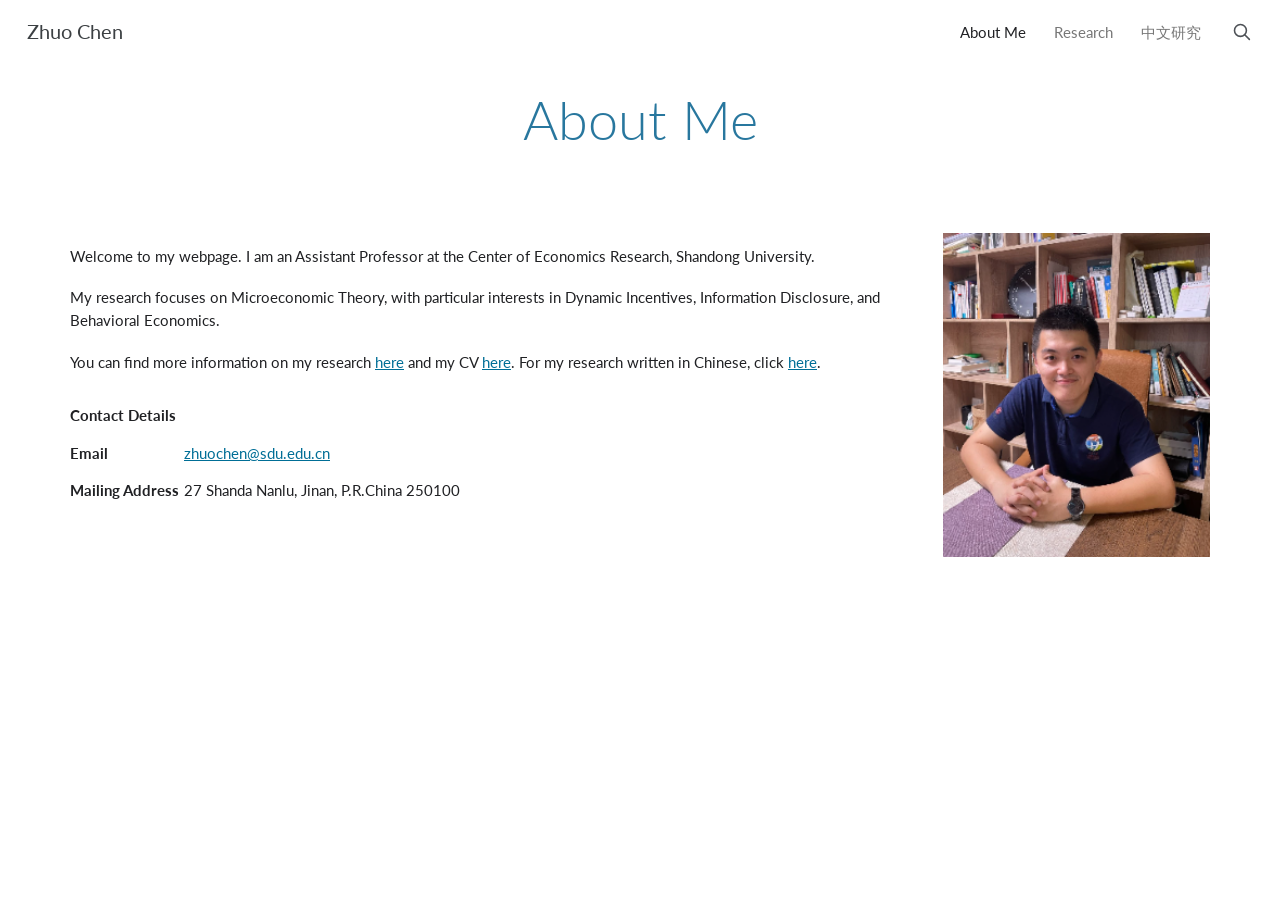
<file: index.html>
<!doctype html>
<html lang="en">
  <head>
    <meta charset="utf-8" />
    <meta name="viewport" content="width=device-width, initial-scale=1" />
    <meta
      name="description"
      content="Academic homepage for a researcher in microeconomic theory."
    />
    <title>Zhuo Chen</title>
    <link rel="preconnect" href="https://fonts.googleapis.com" />
    <link rel="preconnect" href="https://fonts.gstatic.com" crossorigin />
    <link
      href="https://fonts.googleapis.com/css2?family=Lato:wght@300;400;700&display=swap"
      rel="stylesheet"
    />
    <link rel="stylesheet" href="styles.css?v=20260901-3" />
  </head>
  <body>
    <header class="site-header">
      <a class="site-name" href="index.html">Zhuo Chen</a>

      <button
        class="menu-toggle"
        type="button"
        aria-label="Open navigation"
        aria-controls="site-navigation"
        aria-expanded="false"
      >
        <span></span>
        <span></span>
        <span></span>
      </button>

      <nav class="site-nav" id="site-navigation" aria-label="Primary navigation">
        <a class="active" href="index.html" aria-current="page">About Me</a>
        <a href="research.html">Research</a>
        <a href="research-cn.html" lang="zh-CN">中文研究</a>
        <button class="search-toggle" type="button" aria-label="Search this site">
          <svg viewBox="0 0 24 24" aria-hidden="true">
            <circle cx="10.8" cy="10.8" r="6.8"></circle>
            <path d="m16 16 5 5"></path>
          </svg>
        </button>
      </nav>

      <button
        class="search-toggle mobile-search-toggle"
        type="button"
        aria-label="Search this site"
      >
        <svg viewBox="0 0 24 24" aria-hidden="true">
          <circle cx="10.8" cy="10.8" r="6.8"></circle>
          <path d="m16 16 5 5"></path>
        </svg>
      </button>
    </header>

    <main>
      <h1 class="page-title">About Me</h1>

      <section class="home-layout" aria-label="About me">
        <div class="home-copy">
          <p>
            Welcome to my webpage. I am an Assistant Professor at the Center of
            Economics Research, Shandong University.
          </p>

          <p>
            My research focuses on Microeconomic Theory, with particular interests
            in Dynamic Incentives, Information Disclosure, and Behavioral Economics.
          </p>

          <p>
            You can find more information on my research
            <a href="research.html">here</a> and my CV
            <a href="assets/Zhuo_Chen_CV_selected.pdf" target="_blank" rel="noopener">here</a>.
            For my research written in Chinese, click
            <a href="research-cn.html">here</a>.
          </p>

          <section class="contact-block" aria-labelledby="contact-heading">
            <h2 id="contact-heading">Contact Details</h2>
            <dl>
              <div>
                <dt>Email</dt>
                <dd><a href="mailto:zhuochen@sdu.edu.cn">zhuochen@sdu.edu.cn</a></dd>
              </div>
              <div>
                <dt>Mailing Address</dt>
                <dd>27 Shanda Nanlu, Jinan, P.R.China 250100</dd>
              </div>
            </dl>
          </section>
        </div>

        <figure class="portrait-wrap">
          <img
            class="portrait"
            src="assets/profile.png"
            alt="Portrait of Zhuo Chen"
            width="280"
            height="329"
          />
        </figure>
      </section>
    </main>

    <dialog class="search-dialog" aria-labelledby="search-title">
      <form method="dialog" class="search-panel">
        <div class="search-heading">
          <h2 id="search-title">Search this site</h2>
          <button class="search-close" value="close" aria-label="Close search">×</button>
        </div>
        <label for="site-search">Search term</label>
        <input id="site-search" type="search" autocomplete="off" />
        <div class="search-results" aria-live="polite"></div>
      </form>
    </dialog>

    <script src="script.js"></script>
  </body>
</html>
</file>
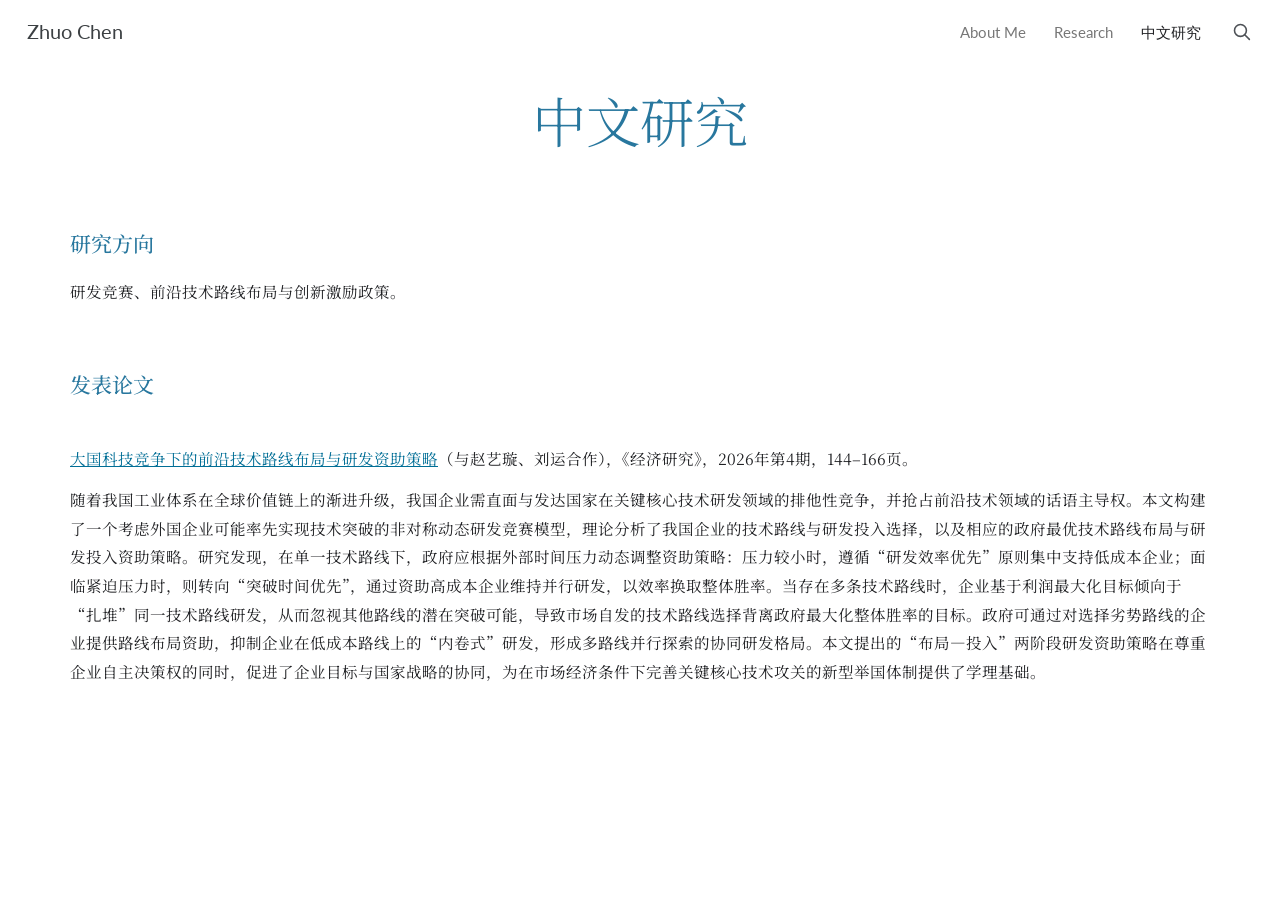
<file: research-cn.html>
<!doctype html>
<html lang="zh-CN">
  <head>
    <meta charset="utf-8" />
    <meta name="viewport" content="width=device-width, initial-scale=1" />
    <meta name="description" content="陈茁关于研发竞赛的中文研究。" />
    <title>中文研究 | Zhuo Chen</title>
    <link rel="preconnect" href="https://fonts.googleapis.com" />
    <link rel="preconnect" href="https://fonts.gstatic.com" crossorigin />
    <link
      href="https://fonts.googleapis.com/css2?family=Lato:wght@300;400;700&family=Noto+Serif+SC:wght@400;500;600&display=swap"
      rel="stylesheet"
    />
    <link rel="stylesheet" href="styles.css?v=20260901-3" />
  </head>
  <body class="chinese-page">
    <header class="site-header">
      <a class="site-name" href="index.html">Zhuo Chen</a>

      <button
        class="menu-toggle"
        type="button"
        aria-label="打开导航"
        aria-controls="site-navigation"
        aria-expanded="false"
      >
        <span></span>
        <span></span>
        <span></span>
      </button>

      <nav class="site-nav" id="site-navigation" aria-label="主要导航">
        <a href="index.html">About Me</a>
        <a href="research.html">Research</a>
        <a class="active" href="research-cn.html" aria-current="page">中文研究</a>
        <button class="search-toggle" type="button" aria-label="搜索本站">
          <svg viewBox="0 0 24 24" aria-hidden="true">
            <circle cx="10.8" cy="10.8" r="6.8"></circle>
            <path d="m16 16 5 5"></path>
          </svg>
        </button>
      </nav>

      <button
        class="search-toggle mobile-search-toggle"
        type="button"
        aria-label="搜索本站"
      >
        <svg viewBox="0 0 24 24" aria-hidden="true">
          <circle cx="10.8" cy="10.8" r="6.8"></circle>
          <path d="m16 16 5 5"></path>
        </svg>
      </button>
    </header>

    <main>
      <h1 class="page-title">中文研究</h1>

      <div class="research-page" id="chinese-research-list">
        <section class="research-section">
          <h2>研究方向</h2>
          <p>研发竞赛、前沿技术路线布局与创新激励政策。</p>
        </section>

        <section class="research-section paper-section">
          <h2>发表论文</h2>

          <article class="paper-entry">
            <p class="paper-citation">
              <a
                href="assets/rd-competition-cn.pdf"
                target="_blank"
                rel="noopener"
                >大国科技竞争下的前沿技术路线布局与研发资助策略</a
              >（与赵艺璇、刘运合作），《经济研究》，2026年第4期，144–166页。
            </p>
            <p>
              随着我国工业体系在全球价值链上的渐进升级，我国企业需直面与发达国家在关键核心技术研发领域的排他性竞争，并抢占前沿技术领域的话语主导权。本文构建了一个考虑外国企业可能率先实现技术突破的非对称动态研发竞赛模型，理论分析了我国企业的技术路线与研发投入选择，以及相应的政府最优技术路线布局与研发投入资助策略。研究发现，在单一技术路线下，政府应根据外部时间压力动态调整资助策略：压力较小时，遵循“研发效率优先”原则集中支持低成本企业；面临紧迫压力时，则转向“突破时间优先”，通过资助高成本企业维持并行研发，以效率换取整体胜率。当存在多条技术路线时，企业基于利润最大化目标倾向于“扎堆”同一技术路线研发，从而忽视其他路线的潜在突破可能，导致市场自发的技术路线选择背离政府最大化整体胜率的目标。政府可通过对选择劣势路线的企业提供路线布局资助，抑制企业在低成本路线上的“内卷式”研发，形成多路线并行探索的协同研发格局。本文提出的“布局—投入”两阶段研发资助策略在尊重企业自主决策权的同时，促进了企业目标与国家战略的协同，为在市场经济条件下完善关键核心技术攻关的新型举国体制提供了学理基础。
            </p>
          </article>
        </section>

      </div>
    </main>

    <dialog class="search-dialog" aria-labelledby="search-title">
      <form method="dialog" class="search-panel">
        <div class="search-heading">
          <h2 id="search-title">搜索本站</h2>
          <button class="search-close" value="close" aria-label="关闭搜索">×</button>
        </div>
        <label for="site-search">搜索词</label>
        <input id="site-search" type="search" autocomplete="off" />
        <div class="search-results" aria-live="polite"></div>
      </form>
    </dialog>

    <script src="script.js"></script>
  </body>
</html>
</file>
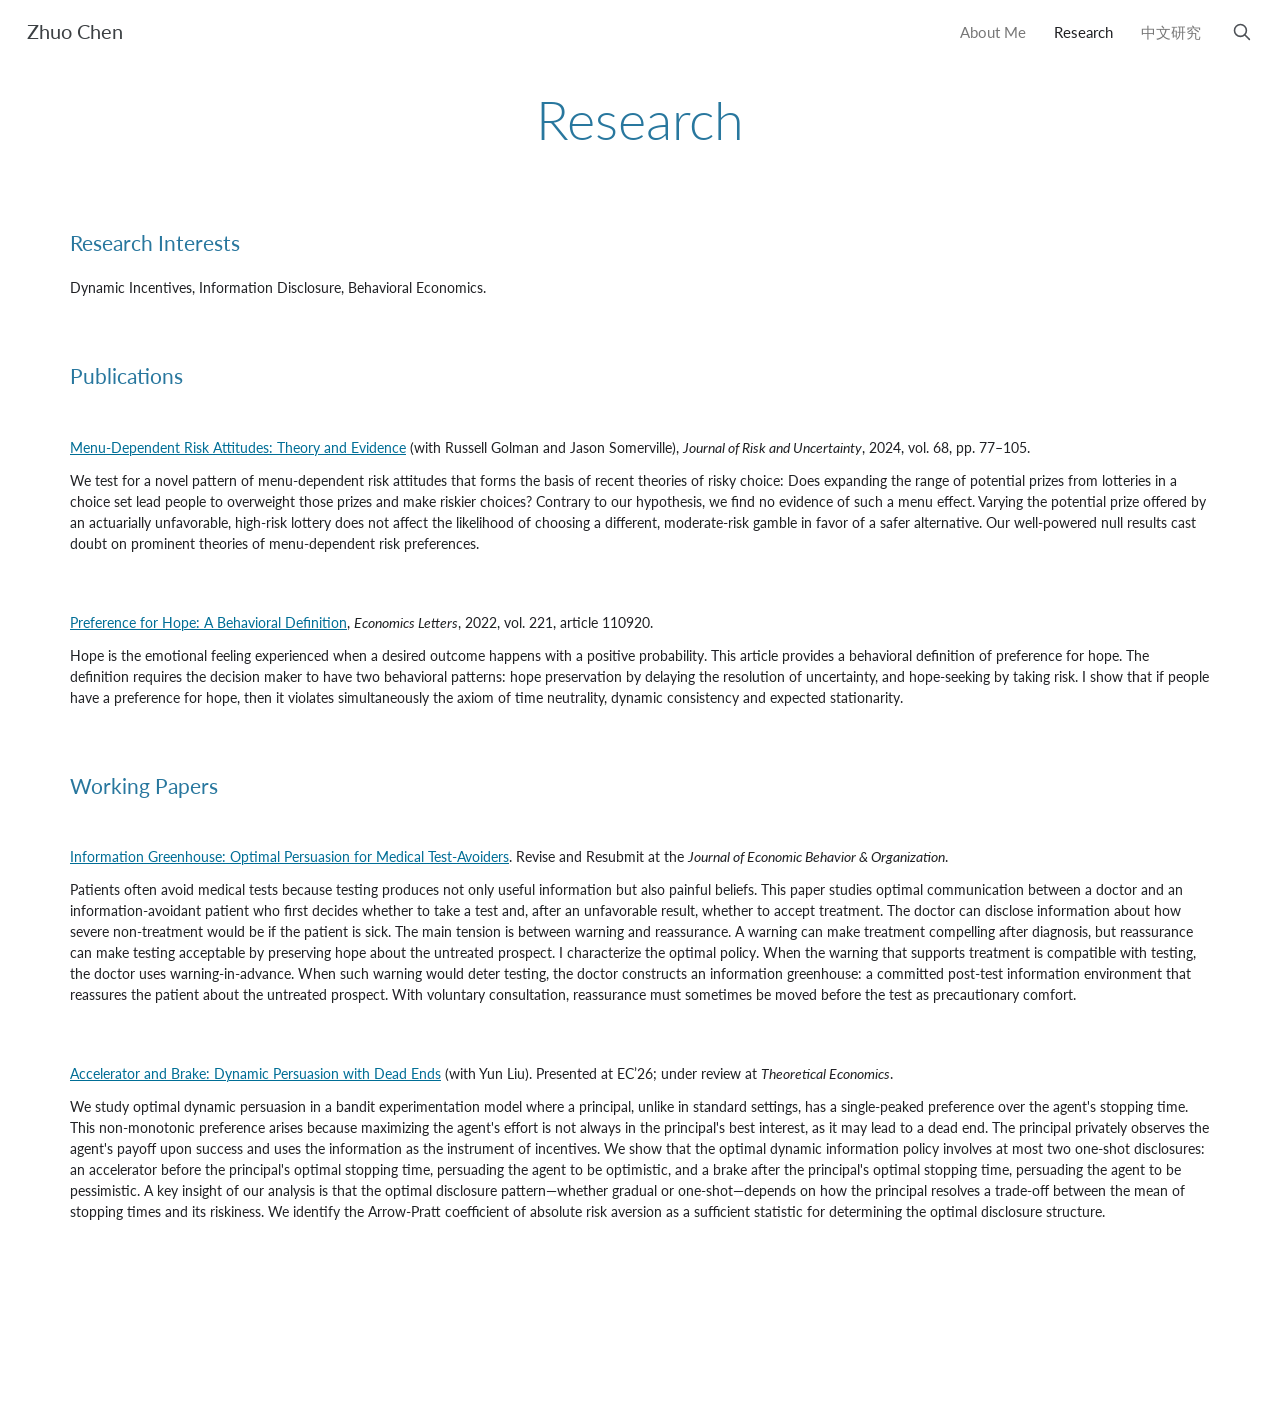
<file: research.html>
<!doctype html>
<html lang="en">
  <head>
    <meta charset="utf-8" />
    <meta name="viewport" content="width=device-width, initial-scale=1" />
    <meta
      name="description"
      content="Research interests, publications, and working papers."
    />
    <title>Research | Zhuo Chen</title>
    <link rel="preconnect" href="https://fonts.googleapis.com" />
    <link rel="preconnect" href="https://fonts.gstatic.com" crossorigin />
    <link
      href="https://fonts.googleapis.com/css2?family=Lato:wght@300;400;700&display=swap"
      rel="stylesheet"
    />
    <link rel="stylesheet" href="styles.css?v=20260901-3" />
  </head>
  <body>
    <header class="site-header">
      <a class="site-name" href="index.html">Zhuo Chen</a>

      <button
        class="menu-toggle"
        type="button"
        aria-label="Open navigation"
        aria-controls="site-navigation"
        aria-expanded="false"
      >
        <span></span>
        <span></span>
        <span></span>
      </button>

      <nav class="site-nav" id="site-navigation" aria-label="Primary navigation">
        <a href="index.html">About Me</a>
        <a class="active" href="research.html" aria-current="page">Research</a>
        <a href="research-cn.html" lang="zh-CN">中文研究</a>
        <button class="search-toggle" type="button" aria-label="Search this site">
          <svg viewBox="0 0 24 24" aria-hidden="true">
            <circle cx="10.8" cy="10.8" r="6.8"></circle>
            <path d="m16 16 5 5"></path>
          </svg>
        </button>
      </nav>

      <button
        class="search-toggle mobile-search-toggle"
        type="button"
        aria-label="Search this site"
      >
        <svg viewBox="0 0 24 24" aria-hidden="true">
          <circle cx="10.8" cy="10.8" r="6.8"></circle>
          <path d="m16 16 5 5"></path>
        </svg>
      </button>
    </header>

    <main>
      <h1 class="page-title">Research</h1>

      <div class="research-page" id="research-list">
        <section class="research-section">
          <h2>Research Interests</h2>
          <p>Dynamic Incentives, Information Disclosure, Behavioral Economics.</p>
        </section>

        <section class="research-section paper-section">
          <h2>Publications</h2>

          <article class="paper-entry">
            <p class="paper-citation">
              <a
                href="https://doi.org/10.1007/s11166-023-09423-1"
                target="_blank"
                rel="noopener"
                >Menu-Dependent Risk Attitudes: Theory and Evidence</a
              >
              (with Russell Golman and Jason Somerville),
              <em>Journal of Risk and Uncertainty</em>, 2024, vol. 68, pp. 77–105.
            </p>
            <p>
              We test for a novel pattern of menu-dependent risk attitudes that
              forms the basis of recent theories of risky choice: Does expanding
              the range of potential prizes from lotteries in a choice set lead
              people to overweight those prizes and make riskier choices? Contrary
              to our hypothesis, we find no evidence of such a menu effect. Varying
              the potential prize offered by an actuarially unfavorable, high-risk
              lottery does not affect the likelihood of choosing a different,
              moderate-risk gamble in favor of a safer alternative. Our well-powered
              null results cast doubt on prominent theories of menu-dependent risk
              preferences.
            </p>
          </article>

          <article class="paper-entry">
            <p class="paper-citation">
              <a
                href="https://doi.org/10.1016/j.econlet.2022.110920"
                target="_blank"
                rel="noopener"
                >Preference for Hope: A Behavioral Definition</a
              >,
              <em>Economics Letters</em>, 2022, vol. 221, article 110920.
            </p>
            <p>
              Hope is the emotional feeling experienced when a desired outcome
              happens with a positive probability. This article provides a
              behavioral definition of preference for hope. The definition requires
              the decision maker to have two behavioral patterns: hope preservation
              by delaying the resolution of uncertainty, and hope-seeking by taking
              risk. I show that if people have a preference for hope, then it
              violates simultaneously the axiom of time neutrality, dynamic
              consistency and expected stationarity.
            </p>
          </article>
        </section>

        <section class="research-section paper-section">
          <h2>Working Papers</h2>

          <article class="paper-entry">
            <p class="paper-citation">
              <a
                href="https://arxiv.org/abs/2407.02948v3"
                target="_blank"
                rel="noopener"
                >Information Greenhouse: Optimal Persuasion for Medical
                Test-Avoiders</a
              >. Revise and Resubmit at the
              <em>Journal of Economic Behavior &amp; Organization</em>.
            </p>
            <p>
              Patients often avoid medical tests because testing produces not only
              useful information but also painful beliefs. This paper studies optimal
              communication between a doctor and an information-avoidant patient who
              first decides whether to take a test and, after an unfavorable result,
              whether to accept treatment. The doctor can disclose information about
              how severe non-treatment would be if the patient is sick. The main
              tension is between warning and reassurance. A warning can make treatment
              compelling after diagnosis, but reassurance can make testing acceptable
              by preserving hope about the untreated prospect. I characterize the
              optimal policy. When the warning that supports treatment is compatible
              with testing, the doctor uses warning-in-advance. When such warning would
              deter testing, the doctor constructs an information greenhouse: a
              committed post-test information environment that reassures the patient
              about the untreated prospect. With voluntary consultation, reassurance
              must sometimes be moved before the test as precautionary comfort.
            </p>
          </article>

          <article class="paper-entry">
            <p class="paper-citation">
              <a
                href="https://arxiv.org/abs/2601.13686v2"
                target="_blank"
                rel="noopener"
                >Accelerator and Brake: Dynamic Persuasion with Dead Ends</a
              >
              (with Yun Liu). Presented at EC’26; under review at <em>Theoretical Economics</em>.
            </p>
            <p>
              We study optimal dynamic persuasion in a bandit experimentation model
              where a principal, unlike in standard settings, has a single-peaked
              preference over the agent's stopping time. This non-monotonic preference
              arises because maximizing the agent's effort is not always in the
              principal's best interest, as it may lead to a dead end. The principal
              privately observes the agent's payoff upon success and uses the
              information as the instrument of incentives. We show that the optimal
              dynamic information policy involves at most two one-shot disclosures:
              an accelerator before the principal's optimal stopping time, persuading
              the agent to be optimistic, and a brake after the principal's optimal
              stopping time, persuading the agent to be pessimistic. A key insight of
              our analysis is that the optimal disclosure pattern—whether gradual or
              one-shot—depends on how the principal resolves a trade-off between the
              mean of stopping times and its riskiness. We identify the Arrow-Pratt
              coefficient of absolute risk aversion as a sufficient statistic for
              determining the optimal disclosure structure.
            </p>
          </article>
        </section>
      </div>
    </main>

    <dialog class="search-dialog" aria-labelledby="search-title">
      <form method="dialog" class="search-panel">
        <div class="search-heading">
          <h2 id="search-title">Search this site</h2>
          <button class="search-close" value="close" aria-label="Close search">×</button>
        </div>
        <label for="site-search">Search term</label>
        <input id="site-search" type="search" autocomplete="off" />
        <div class="search-results" aria-live="polite"></div>
      </form>
    </dialog>

    <script src="script.js"></script>
  </body>
</html>
</file>
<file: styles.css>
:root {
  --page-bg: #ffffff;
  --text: #202124;
  --muted: #777777;
  --accent: #28779e;
  --content-width: 1140px;
  --header-height: 62px;
}

* {
  box-sizing: border-box;
}

html {
  background: var(--page-bg);
  color: var(--text);
  font-family: "Lato", "Helvetica Neue", Arial, sans-serif;
  font-size: 16px;
}

body {
  margin: 0;
  min-height: 100vh;
  background: var(--page-bg);
}

.chinese-page {
  font-family: "Noto Serif SC", "Songti SC", STSong, serif;
}

.chinese-page .site-name,
.chinese-page .site-nav > a:not([lang="zh-CN"]) {
  font-family: "Lato", "Helvetica Neue", Arial, sans-serif;
}

a {
  color: #006e96;
  text-decoration: underline;
  text-decoration-thickness: 1px;
  text-underline-offset: 1px;
}

a:hover,
a:focus-visible {
  color: #004e6b;
}

.site-header {
  position: relative;
  z-index: 10;
  display: flex;
  min-height: var(--header-height);
  align-items: center;
  justify-content: space-between;
  padding: 0 27px;
  background: rgba(255, 255, 255, 0.98);
}

.site-name {
  color: #3c4043;
  font-size: 20px;
  font-weight: 400;
  line-height: 1;
  text-decoration: none;
}

.site-name:hover,
.site-name:focus-visible {
  color: #202124;
}

.site-nav {
  display: flex;
  align-items: center;
  gap: 28px;
}

.site-nav > a {
  position: relative;
  padding: 21px 0 18px;
  color: #777777;
  font-size: 15px;
  font-weight: 400;
  line-height: 1.35;
  text-decoration: none;
}

.site-nav > a.active {
  color: #202124;
}

.site-nav > a::after {
  position: absolute;
  right: 0;
  bottom: 10px;
  left: 0;
  height: 2px;
  background: var(--accent);
  content: "";
  opacity: 0;
  transform: scaleX(0.3);
  transition: opacity 120ms ease, transform 120ms ease;
}

.site-nav > a:hover::after,
.site-nav > a:focus-visible::after {
  opacity: 1;
  transform: scaleX(1);
}

.search-toggle {
  display: grid;
  width: 24px;
  height: 42px;
  place-items: center;
  padding: 0;
  border: 0;
  background: transparent;
  color: #4d5156;
  cursor: pointer;
}

.search-toggle svg {
  width: 21px;
  height: 21px;
  fill: none;
  stroke: currentColor;
  stroke-linecap: round;
  stroke-width: 1.8;
}

.mobile-search-toggle {
  display: none;
}

.menu-toggle {
  display: none;
  width: 40px;
  height: 40px;
  align-items: center;
  justify-content: center;
  flex-direction: column;
  gap: 5px;
  border: 0;
  background: transparent;
  cursor: pointer;
}

.menu-toggle span {
  width: 21px;
  height: 1.5px;
  background: #3c4043;
}

.page-title {
  margin: 28px auto 83px;
  color: var(--accent);
  font-size: clamp(3rem, 4.25vw, 4rem);
  font-weight: 300;
  line-height: 1.1;
  text-align: center;
}

.home-layout,
.research-page {
  width: min(calc(100% - 48px), var(--content-width));
  margin: 0 auto;
}

.chinese-page .research-page {
  font-size: 15.5px;
  line-height: 1.85;
}

.chinese-page .research-section h2 {
  font-weight: 500;
}

.home-layout {
  display: grid;
  grid-template-columns: minmax(0, 1fr) 267px;
  gap: 54px;
  align-items: start;
}

.home-copy {
  display: flex;
  align-items: stretch;
  flex-direction: column;
  gap: 18px;
  padding-top: 12px;
  font-size: 15px;
  line-height: 1.55;
}

.home-copy > p {
  margin: 0;
}

.home-copy > .contact-block {
  margin-top: 13px;
}

.portrait-wrap {
  width: 267px;
  margin: 0;
}

.portrait {
  display: block;
  width: 267px;
  height: 324px;
  object-fit: cover;
  object-position: center 46%;
}

.contact-block h2 {
  margin: 0 0 16px;
  font-size: 15px;
  font-weight: 700;
  line-height: 1.4;
}

.contact-block dl {
  display: grid;
  gap: 14px;
  margin: 0;
}

.contact-block dl > div {
  display: grid;
  grid-template-columns: 114px minmax(0, 1fr);
  gap: 0;
}

.contact-block dt {
  font-weight: 700;
}

.contact-block dd {
  margin: 0;
}

.placeholder {
  color: #666666;
}

.pending-link,
.pending-paper-title {
  color: #006e96;
  text-decoration: underline;
  text-decoration-thickness: 1px;
  text-underline-offset: 1px;
}

.pending-link {
  cursor: default;
}

.research-page {
  margin-top: -4px;
  padding-bottom: 120px;
  font-size: 14px;
  line-height: 1.5;
}

.research-section {
  margin-bottom: 64px;
}

.research-section h2 {
  margin: 0 0 20px;
  color: var(--accent);
  font-size: 21px;
  font-weight: 400;
  line-height: 1.35;
}

.research-section > p {
  margin: 0;
}

.paper-section h2 {
  margin-bottom: 46px;
}

.paper-entry {
  margin: 0 0 58px;
}

.paper-entry:last-child {
  margin-bottom: 0;
}

.paper-entry p {
  margin: 0;
}

.paper-entry .paper-citation {
  margin-bottom: 12px;
}

.paper-citation .pending-paper-title {
  font-weight: 700;
}

.paper-title {
  font-weight: 600;
}

.search-dialog {
  width: min(560px, calc(100% - 32px));
  padding: 0;
  border: 0;
  border-radius: 2px;
  box-shadow: 0 18px 60px rgba(32, 33, 36, 0.22);
}

.search-dialog::backdrop {
  background: rgba(32, 33, 36, 0.25);
}

.search-panel {
  padding: 24px;
}

.search-heading {
  display: flex;
  align-items: center;
  justify-content: space-between;
  margin-bottom: 20px;
}

.search-heading h2 {
  margin: 0;
  color: var(--accent);
  font-size: 23px;
  font-weight: 400;
}

.search-close {
  border: 0;
  background: transparent;
  color: #5f6368;
  font-size: 30px;
  line-height: 1;
  cursor: pointer;
}

.search-panel label {
  position: absolute;
  width: 1px;
  height: 1px;
  overflow: hidden;
  clip: rect(0 0 0 0);
  white-space: nowrap;
}

.search-panel input {
  width: 100%;
  padding: 10px 12px;
  border: 1px solid #b9b9b9;
  border-radius: 2px;
  font: inherit;
  outline: none;
}

.search-panel input:focus {
  border-color: var(--accent);
  box-shadow: 0 0 0 1px var(--accent);
}

.search-results {
  min-height: 42px;
  padding-top: 17px;
  color: #5f6368;
  font-size: 14px;
}

.search-results a {
  display: block;
  margin-bottom: 8px;
}

@media (max-width: 780px) {
  :root {
    --header-height: 58px;
  }

  .site-header {
    justify-content: flex-start;
    padding: 0 18px;
  }

  .site-name {
    order: 2;
    margin-left: 3px;
    font-size: 18px;
  }

  .menu-toggle {
    display: flex;
    order: 1;
    width: 30px;
    margin-left: -8px;
  }

  .site-nav {
    position: absolute;
    top: 100%;
    right: 0;
    left: 0;
    display: none;
    align-items: stretch;
    flex-direction: column;
    gap: 0;
    padding: 10px 18px 16px;
    border-top: 1px solid #eeeeee;
    background: #ffffff;
    box-shadow: 0 8px 20px rgba(60, 64, 67, 0.08);
  }

  .site-nav.open {
    display: flex;
  }

  .site-nav > a {
    padding: 11px 0;
  }

  .site-nav > a::after {
    display: none;
  }

  .search-toggle {
    display: none;
  }

  .mobile-search-toggle {
    display: grid;
    order: 3;
    width: 32px;
    margin-left: auto;
  }

  .page-title {
    margin: 24px auto 92px;
    font-size: 3.35rem;
  }

  .home-layout,
  .research-page {
    width: min(calc(100% - 52px), var(--content-width));
  }

  .home-layout {
    grid-template-columns: 1fr;
    gap: 42px;
  }

  .home-copy {
    padding-top: 0;
    font-size: 16px;
    line-height: 1.56;
  }

  .portrait-wrap,
  .portrait {
    width: 220px;
  }

  .portrait {
    height: 267px;
    aspect-ratio: 267 / 324;
  }

  .portrait-wrap {
    margin: 0 auto;
  }

  .contact-block dl > div {
    grid-template-columns: 108px minmax(0, 1fr);
  }

  .research-page {
    font-size: 15px;
  }

  .research-section {
    margin-bottom: 52px;
  }

  .paper-section h2 {
    margin-bottom: 34px;
  }
}

@media (max-width: 430px) {
  .page-title {
    margin-bottom: 70px;
    font-size: 2.85rem;
  }

  .paper-entry {
    margin-bottom: 48px;
  }
}

@media (prefers-reduced-motion: reduce) {
  *,
  *::before,
  *::after {
    scroll-behavior: auto !important;
    transition-duration: 0.01ms !important;
  }
}
</file>
